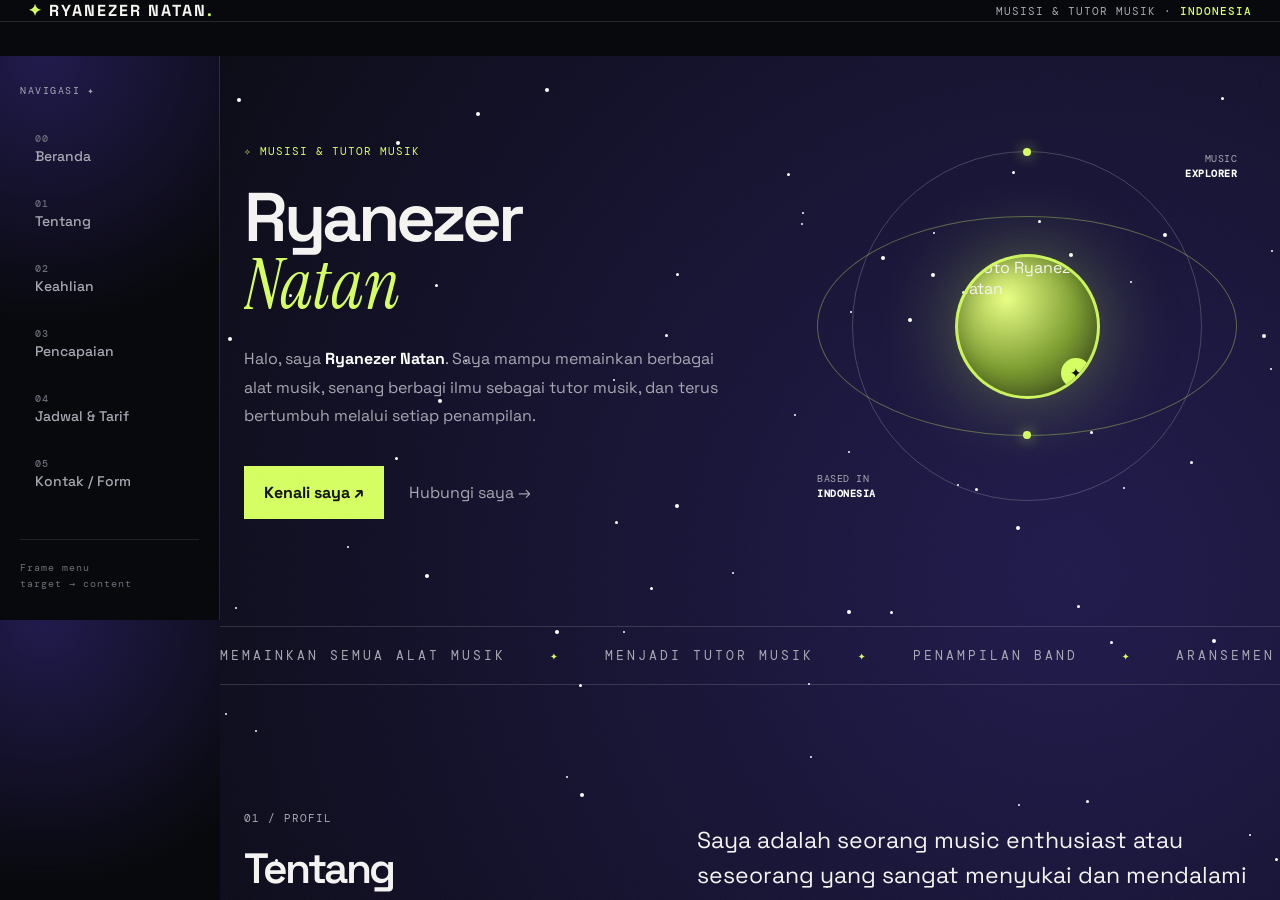
<file: index.html>
<!DOCTYPE html>
<html lang="id">
<head>
  <meta charset="UTF-8" />
  <meta name="viewport" content="width=device-width, initial-scale=1.0" />
  <meta name="theme-color" content="#08090d" />
  <meta
    name="description"
    content="Ryanezer Natan — Musisi & Tutor Musik. Portofolio, keahlian, pencapaian, dan kontak."
  />
  <title>Ryanezer Natan | Musisi & Tutor Musik</title>
  <link
    rel="icon"
    type="image/svg+xml"
    href="data:image/svg+xml,%3Csvg xmlns='http://www.w3.org/2000/svg' viewBox='0 0 32 32'%3E%3Crect width='32' height='32' rx='8' fill='%2308090d'/%3E%3Cpath d='M16 4l2.6 9.4L28 16l-9.4 2.6L16 28l-2.6-9.4L4 16l9.4-2.6z' fill='%23d5ff62'/%3E%3C/svg%3E"
  />
  <!--
    FRAMESET sesuai materi PPT Pertemuan 3
    - frameset rows  → frame horizontal (header atas)
    - frameset cols  → frame vertikal (menu kiri + konten kanan)
    - frame name + src
    - scrolling, frameborder, noresize
  -->
  <style>
    /* Fallback jika browser tidak mendukung frameset */
    body {
      margin: 0;
      background: #08090d;
      color: #f5f4f1;
      font-family: system-ui, sans-serif;
      padding: 40px 24px;
      text-align: center;
    }
    a { color: #d5ff62; }
  </style>
</head>

<frameset rows="56,*" frameborder="0" border="0" framespacing="0">
  <!-- Frame atas: judul / header -->
  <frame
    name="judul"
    src="header.html"
    scrolling="no"
    noresize
    marginwidth="0"
    marginheight="0"
  />

  <!-- Frame bawah: menu kiri + konten kanan -->
  <frameset cols="220,*" frameborder="0" border="0" framespacing="0">
    <frame
      name="menu"
      src="menu.html"
      scrolling="auto"
      noresize
      marginwidth="0"
      marginheight="0"
    />
    <frame
      name="content"
      src="content.html"
      scrolling="auto"
      marginwidth="0"
      marginheight="0"
    />
  </frameset>

  <noframes>
    <body>
      <h1>Ryanezer Natan — Musisi &amp; Tutor Musik</h1>
      <p>
        Browser Anda tidak mendukung frame.
        <a href="content.html">Buka halaman utama</a>.
      </p>
    </body>
  </noframes>
</frameset>
</html>
</file>
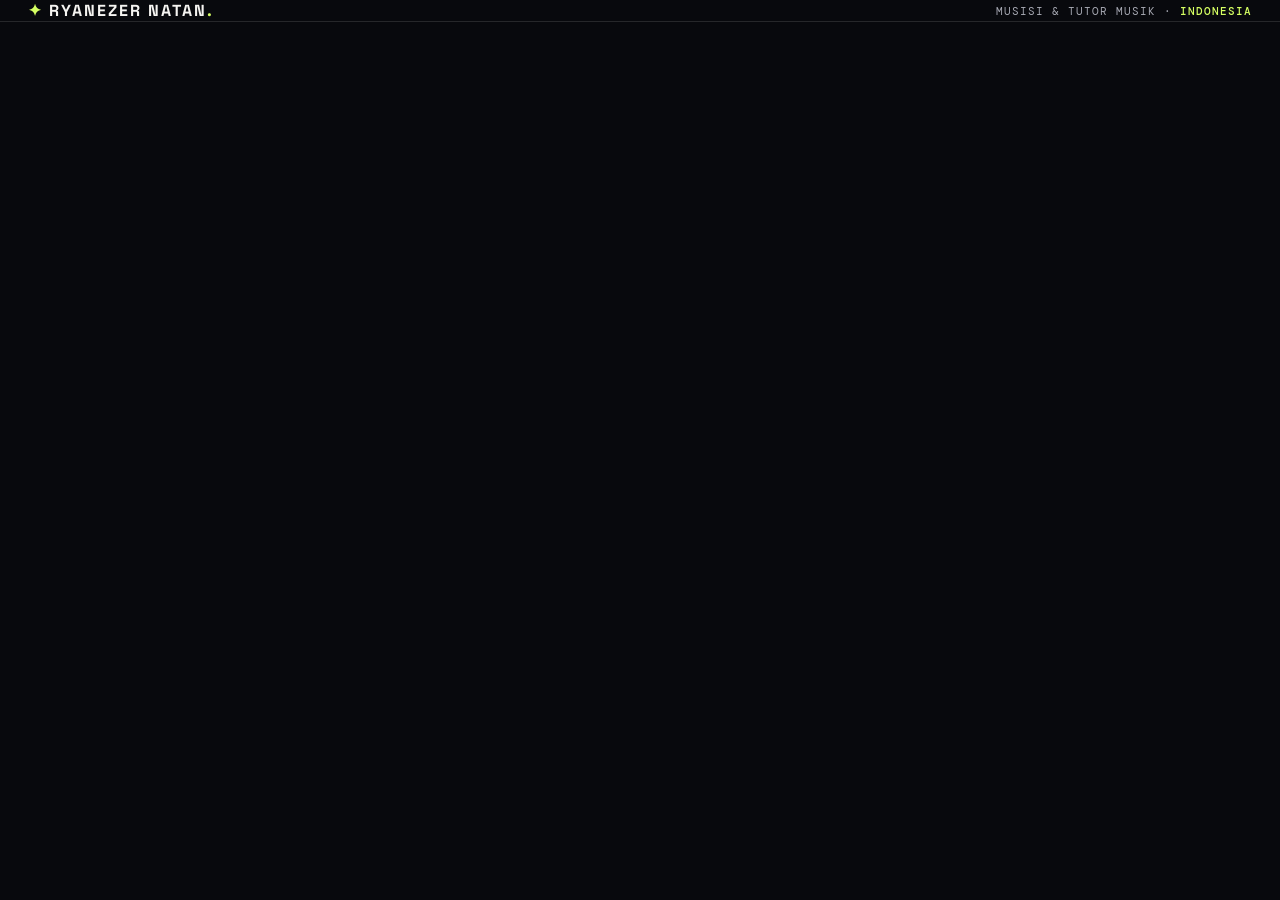
<file: header.html>
<!DOCTYPE html>
<html lang="id">
<head>
  <meta charset="UTF-8" />
  <meta name="viewport" content="width=device-width, initial-scale=1.0" />
  <title>Header — Ryanezer Natan</title>
  <link rel="preconnect" href="https://fonts.googleapis.com" />
  <link rel="preconnect" href="https://fonts.gstatic.com" crossorigin />
  <link href="https://fonts.googleapis.com/css2?family=DM+Mono:wght@400;500&family=Space+Grotesk:wght@600;700&display=swap" rel="stylesheet" />
  <style>
    * { box-sizing: border-box; margin: 0; padding: 0; }
    body {
      height: 100%;
      background: #08090d;
      color: #f5f4f1;
      font-family: "Space Grotesk", sans-serif;
      display: flex;
      align-items: center;
      justify-content: space-between;
      padding: 0 28px;
      border-bottom: 1px solid rgba(255, 255, 255, 0.12);
      overflow: hidden;
    }
    .logo {
      font-weight: 700;
      letter-spacing: 2px;
      font-size: 16px;
      text-decoration: none;
      color: inherit;
    }
    .logo span { color: #d5ff62; }
    .tag {
      font-family: "DM Mono", monospace;
      font-size: 11px;
      letter-spacing: 1px;
      text-transform: uppercase;
      color: #a6a8b2;
    }
    .tag b { color: #d5ff62; font-weight: 500; }
  </style>
</head>
<body>
  <a class="logo" href="content.html" target="content">
    <span>✦</span> RYANEZER NATAN<span>.</span>
  </a>
  <p class="tag">Musisi &amp; Tutor Musik · <b>Indonesia</b></p>
</body>
</html>
</file>
